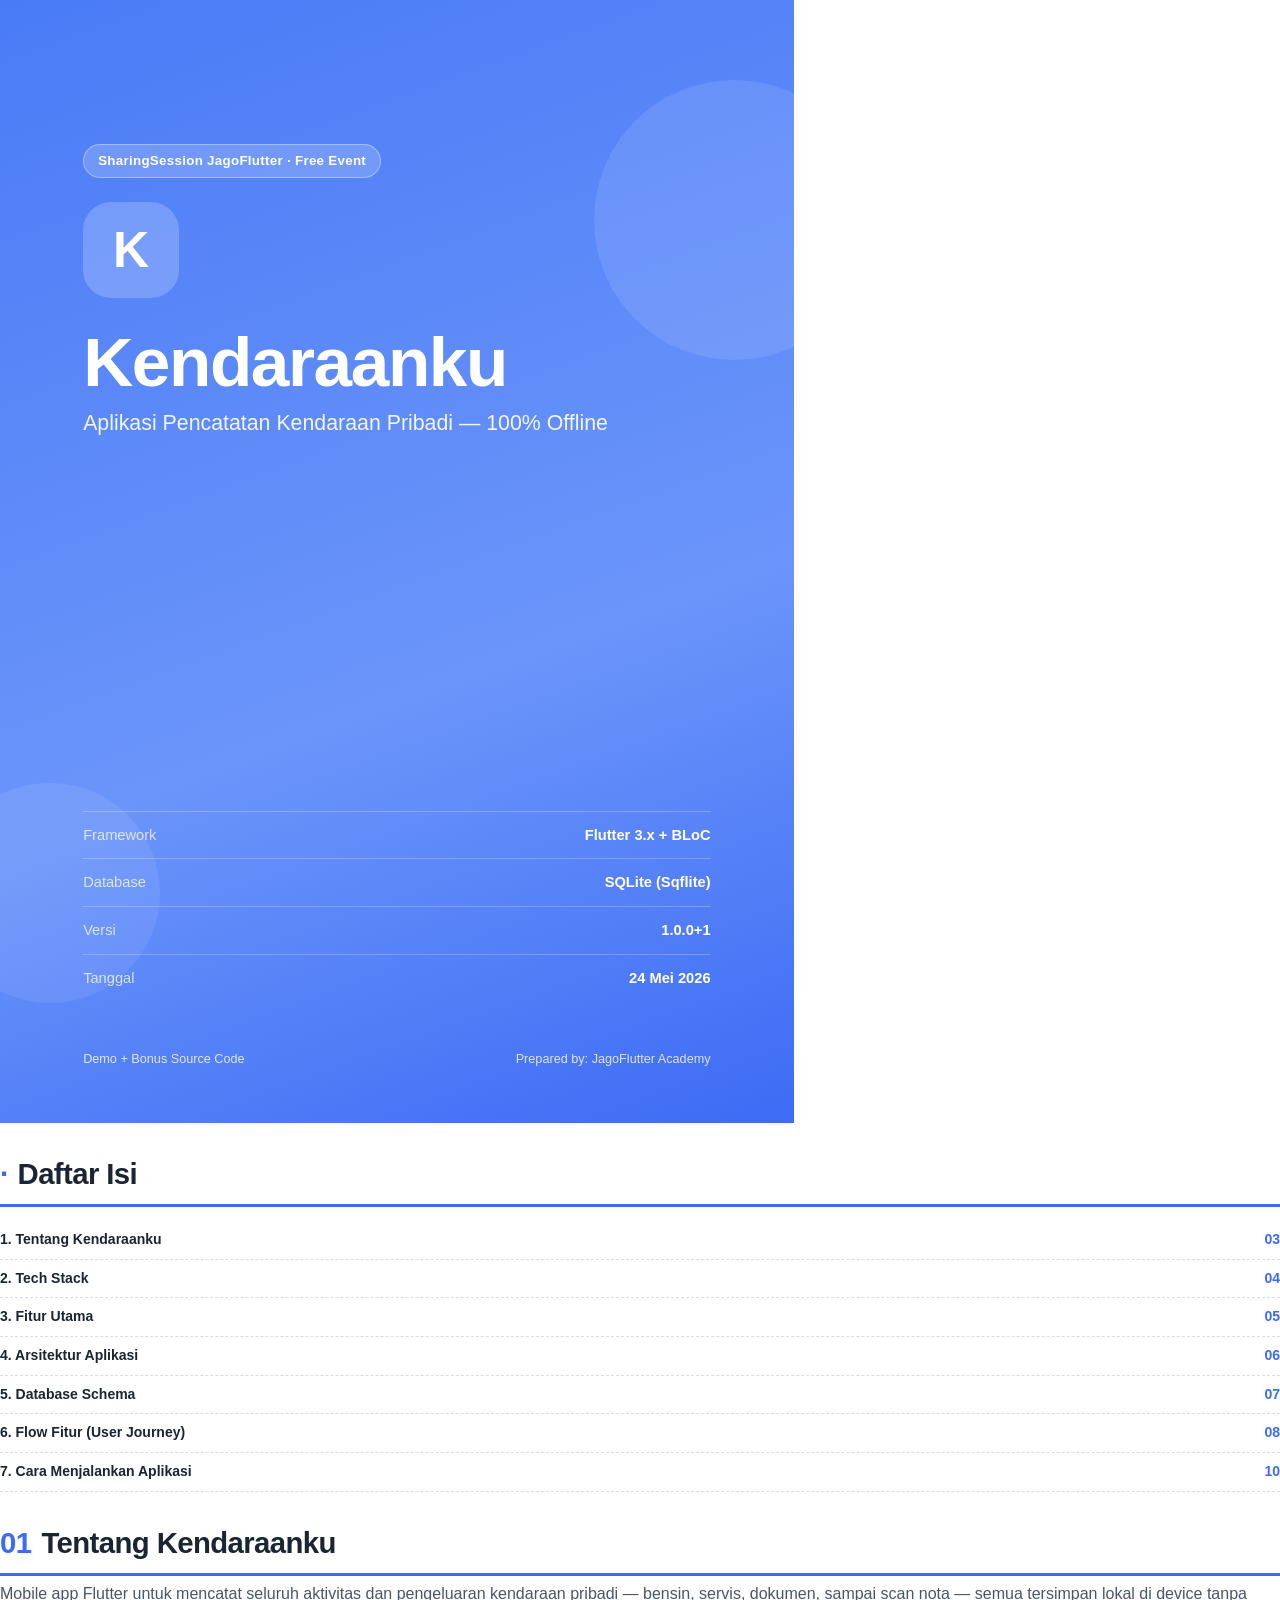
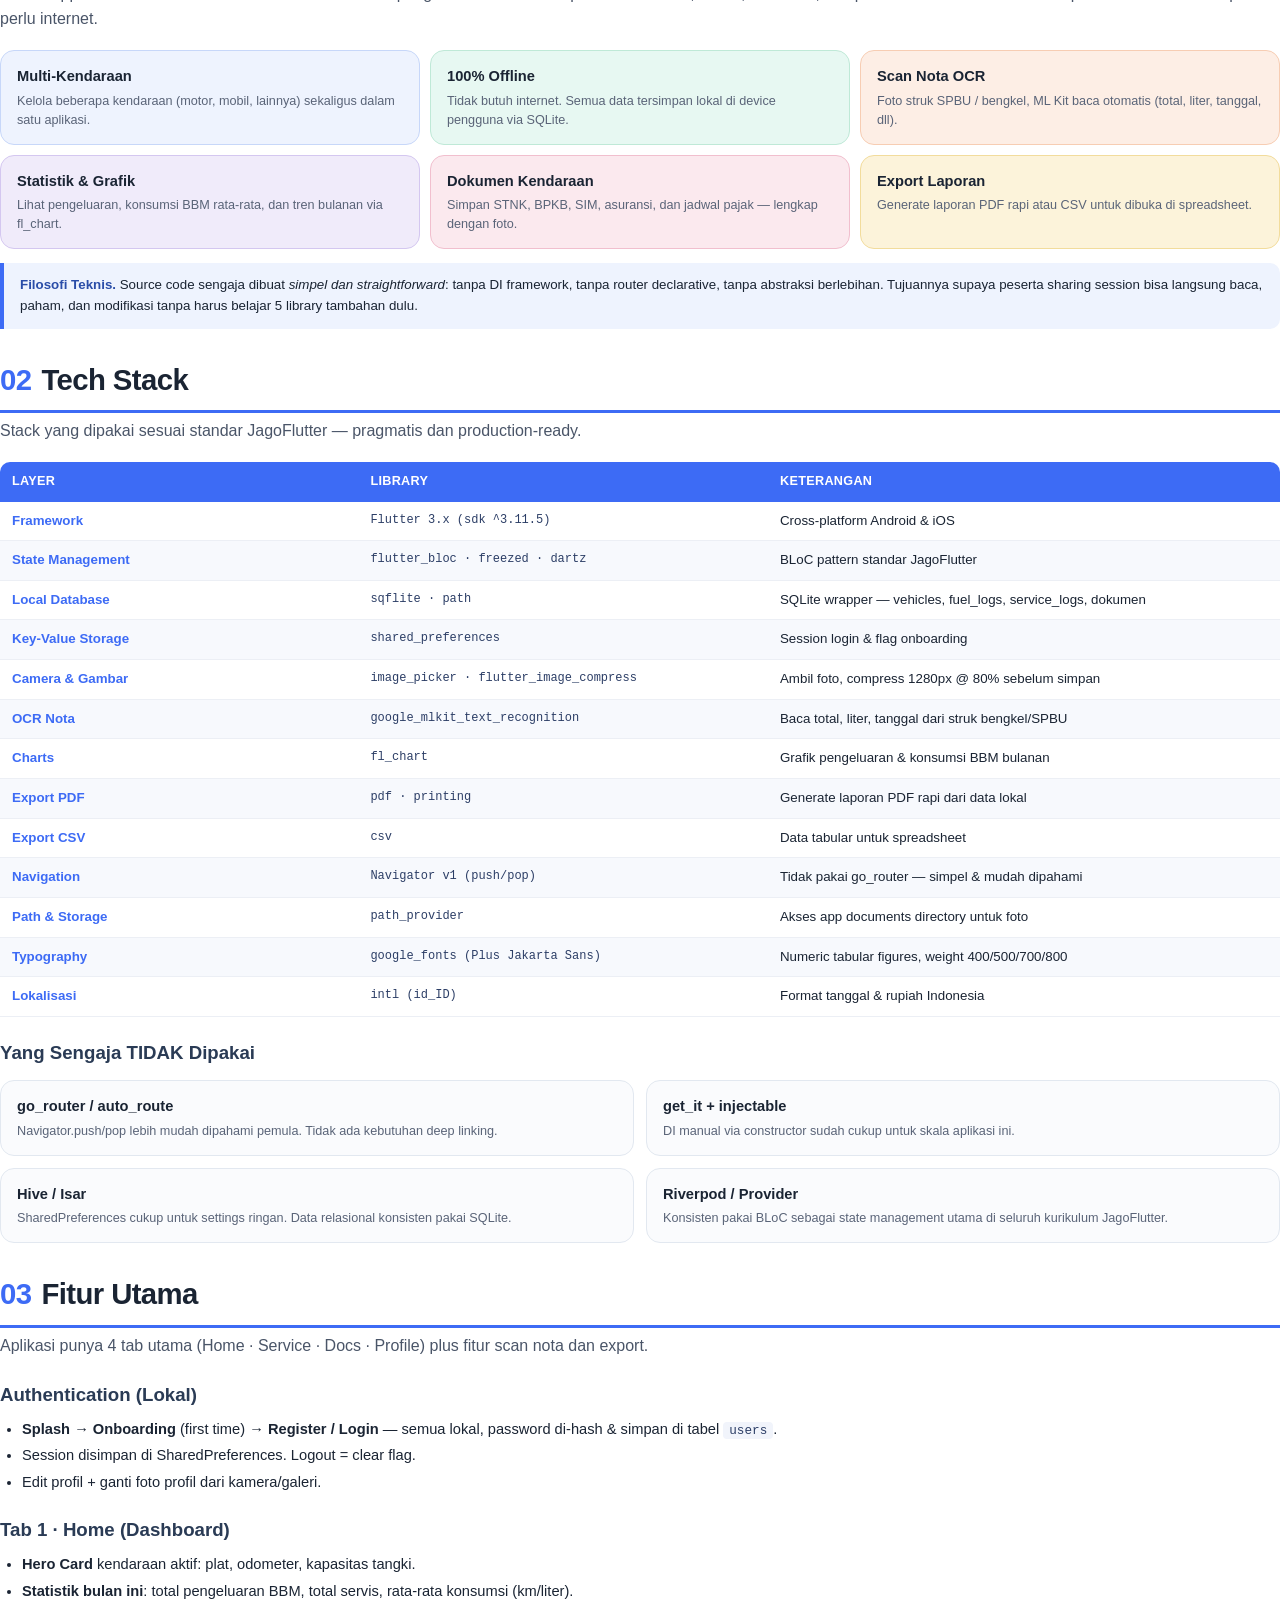
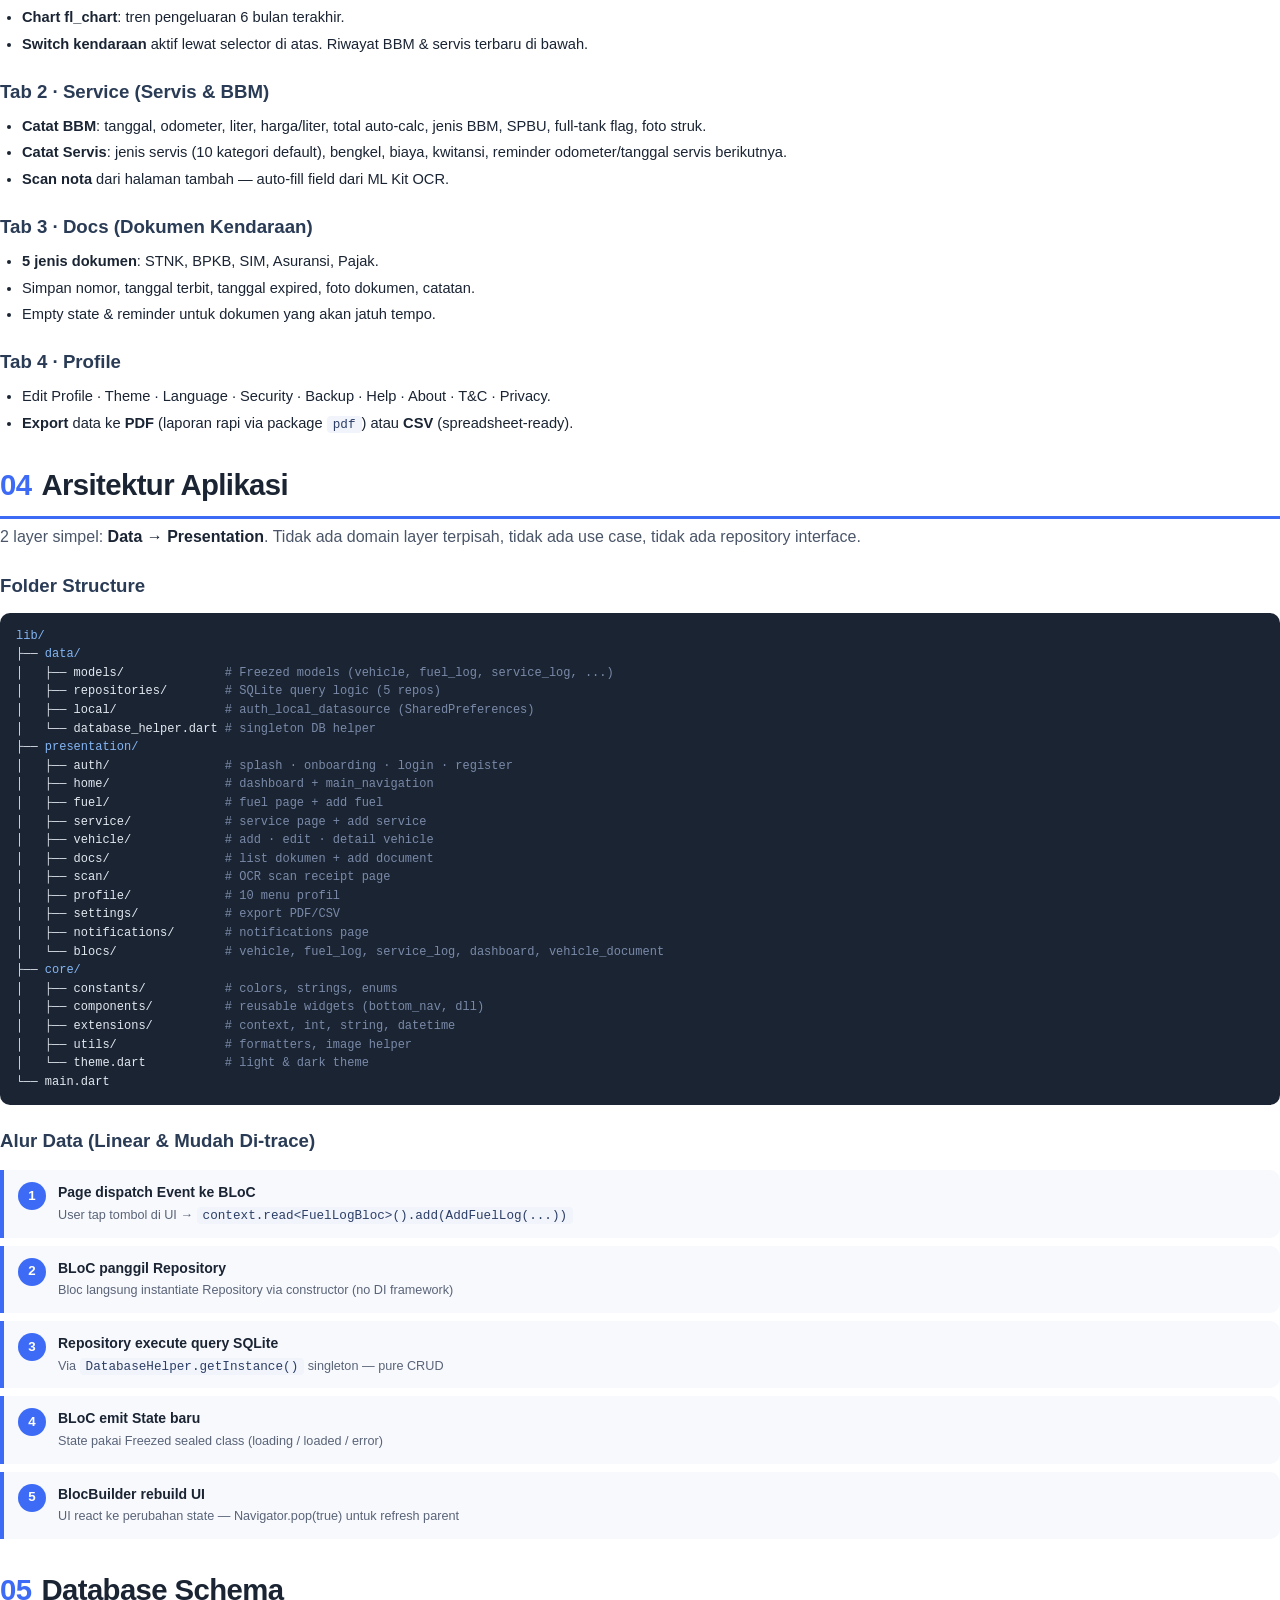
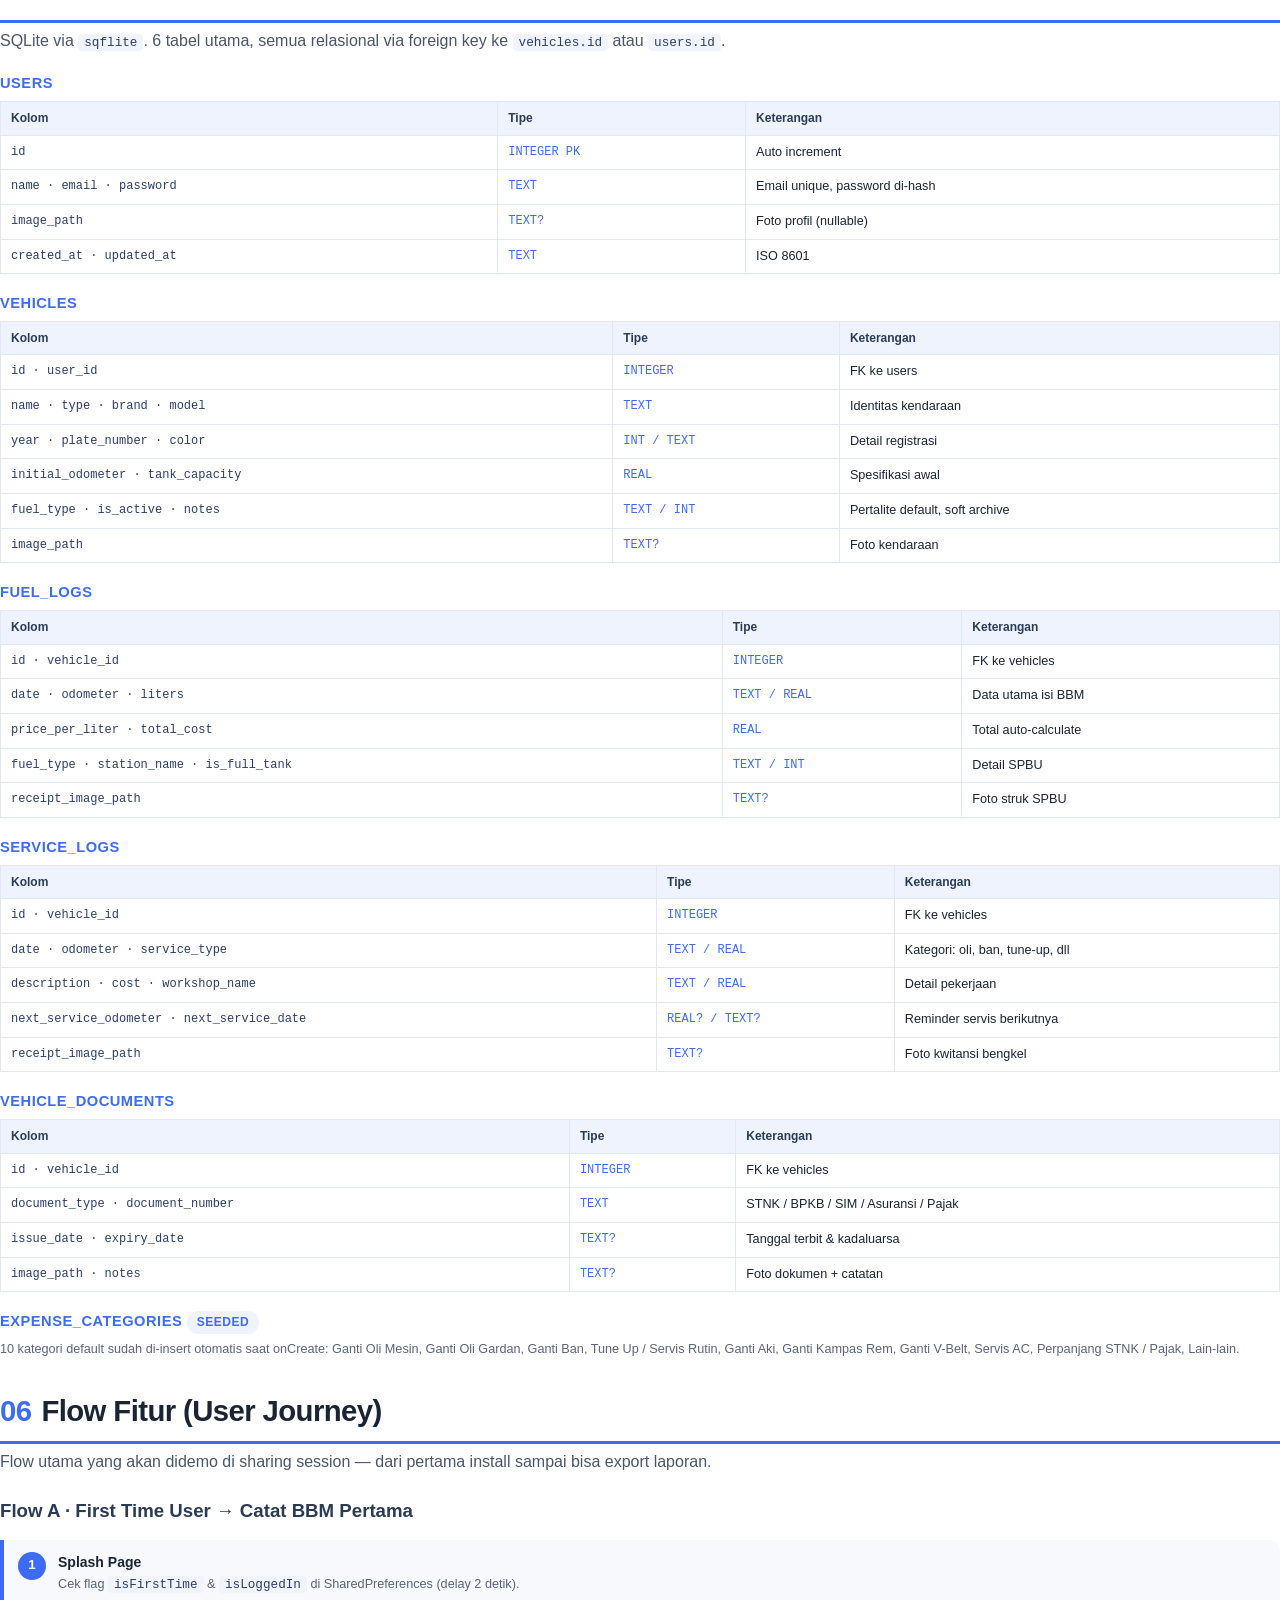
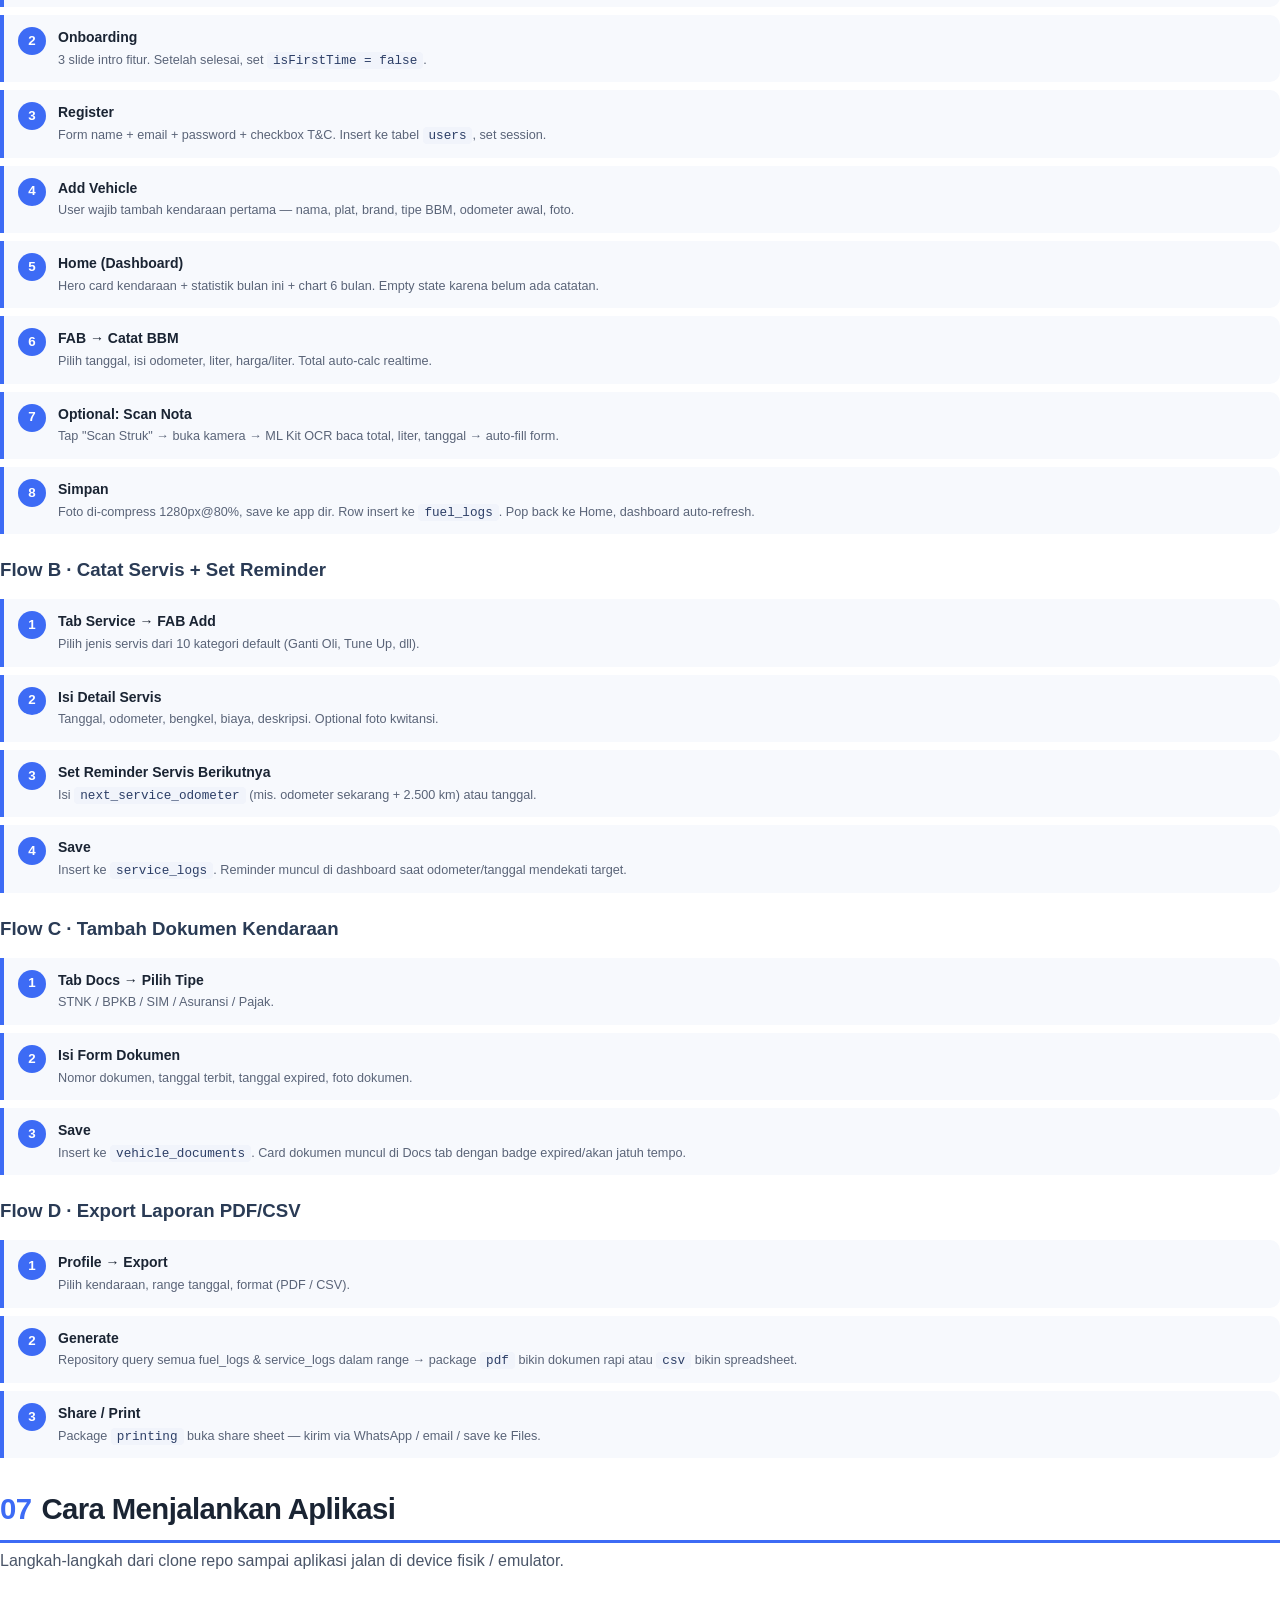
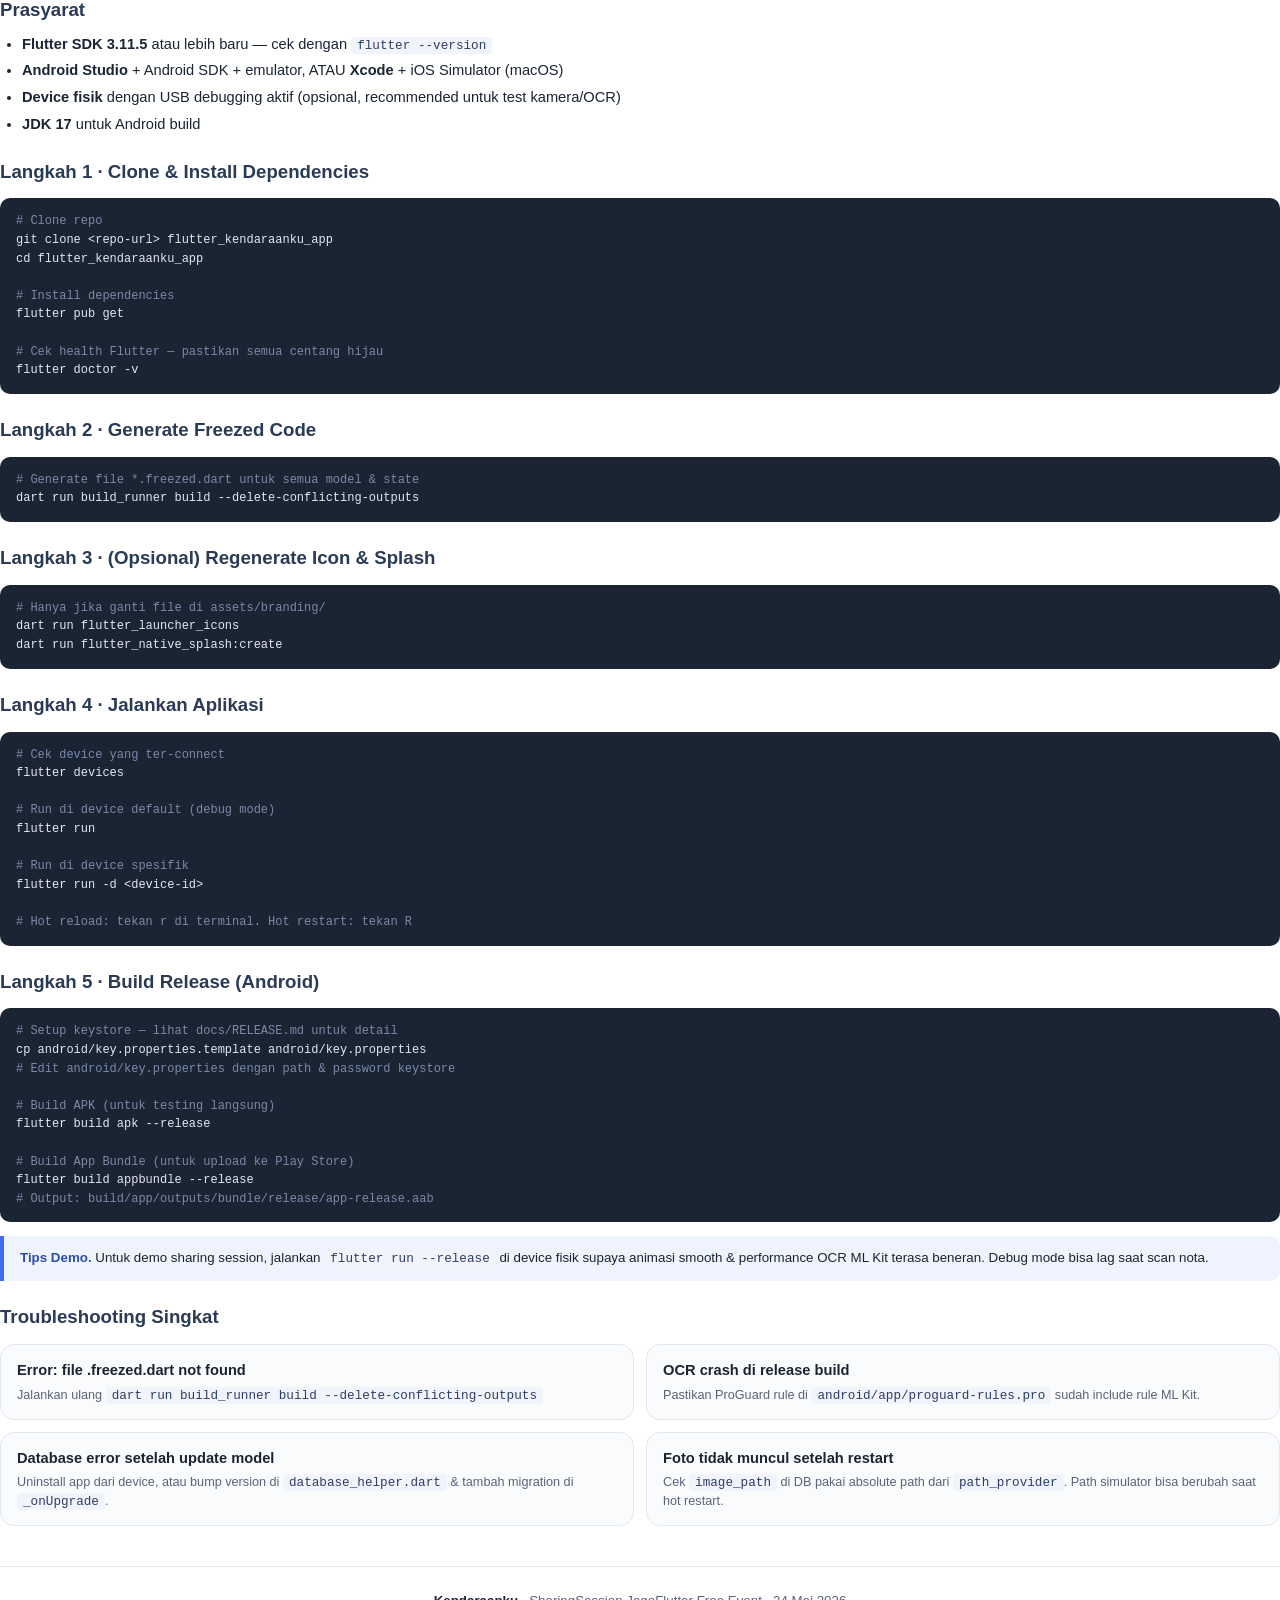
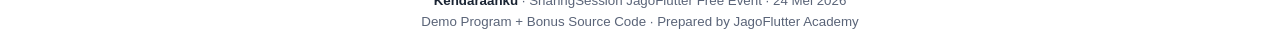
<file: docs/kendaraanku_overview.html>
<!DOCTYPE html>
<html lang="id">
<head>
<meta charset="UTF-8">
<title>Kendaraanku — Sharing Session Overview</title>
<style>
  @page {
    size: A4;
    margin: 18mm 16mm 18mm 16mm;
  }
  @page :first {
    margin: 0;
  }

  * { box-sizing: border-box; }

  html, body {
    margin: 0;
    padding: 0;
    font-family: 'Plus Jakarta Sans', -apple-system, BlinkMacSystemFont, 'Segoe UI', Roboto, sans-serif;
    color: #1A2433;
    font-size: 11pt;
    line-height: 1.55;
    -webkit-print-color-adjust: exact;
    print-color-adjust: exact;
  }

  /* ───── Cover ───── */
  .cover {
    page-break-after: always;
    height: 297mm;
    width: 210mm;
    background: linear-gradient(160deg, #4A7BF7 0%, #6B95FA 60%, #3D6BF5 100%);
    color: white;
    position: relative;
    padding: 38mm 22mm;
    overflow: hidden;
  }
  .cover::before {
    content: "";
    position: absolute;
    right: -80px;
    top: 80px;
    width: 280px;
    height: 280px;
    border-radius: 50%;
    background: rgba(255,255,255,0.10);
  }
  .cover::after {
    content: "";
    position: absolute;
    left: -60px;
    bottom: 120px;
    width: 220px;
    height: 220px;
    border-radius: 50%;
    background: rgba(255,255,255,0.08);
  }
  .cover-content { position: relative; z-index: 1; }
  .cover-badge {
    display: inline-block;
    padding: 6px 14px;
    border-radius: 999px;
    background: rgba(255,255,255,0.18);
    border: 1px solid rgba(255,255,255,0.35);
    font-size: 10pt;
    font-weight: 600;
    letter-spacing: 0.3px;
    margin-bottom: 24px;
  }
  .cover-logo {
    width: 96px;
    height: 96px;
    border-radius: 28px;
    background: rgba(255,255,255,0.20);
    display: flex;
    align-items: center;
    justify-content: center;
    font-size: 50px;
    font-weight: 800;
    margin-bottom: 28px;
    color: white;
  }
  .cover h1 {
    font-size: 52pt;
    font-weight: 800;
    margin: 0 0 8px 0;
    letter-spacing: -1.4px;
    line-height: 1.05;
  }
  .cover .tag {
    font-size: 16pt;
    font-weight: 500;
    opacity: 0.92;
    margin-bottom: 50px;
  }
  .cover .meta {
    position: absolute;
    bottom: 32mm;
    left: 22mm;
    right: 22mm;
  }
  .cover .meta .row {
    display: flex;
    justify-content: space-between;
    padding: 12px 0;
    border-top: 1px solid rgba(255,255,255,0.25);
    font-size: 11pt;
  }
  .cover .meta .label { opacity: 0.75; }
  .cover .meta .value { font-weight: 600; }
  .cover .footer {
    position: absolute;
    bottom: 14mm;
    left: 22mm;
    right: 22mm;
    font-size: 9.5pt;
    opacity: 0.8;
    display: flex;
    justify-content: space-between;
  }

  /* ───── Headings ───── */
  h2 {
    font-size: 22pt;
    font-weight: 800;
    color: #1A2433;
    letter-spacing: -0.6px;
    margin: 28px 0 4px 0;
    padding-bottom: 8px;
    border-bottom: 3px solid #3D6BF5;
    page-break-after: avoid;
  }
  h2 .num {
    color: #3D6BF5;
    margin-right: 10px;
  }
  h3 {
    font-size: 14pt;
    font-weight: 700;
    color: #2A3B55;
    margin: 22px 0 8px 0;
    page-break-after: avoid;
  }
  h4 {
    font-size: 11pt;
    font-weight: 700;
    color: #3D6BF5;
    text-transform: uppercase;
    letter-spacing: 0.5px;
    margin: 18px 0 6px 0;
  }
  p { margin: 8px 0; }
  ul, ol { margin: 8px 0; padding-left: 22px; }
  li { margin: 4px 0; }
  strong { color: #1A2433; font-weight: 700; }
  code {
    background: #F1F4FB;
    color: #2C3E66;
    padding: 1px 6px;
    border-radius: 4px;
    font-family: 'SF Mono', Menlo, monospace;
    font-size: 9.5pt;
  }

  /* ───── Section intro ───── */
  .lead {
    font-size: 12pt;
    color: #4A5568;
    margin: 6px 0 18px 0;
  }

  /* ───── Cards / Grid ───── */
  .grid-2 {
    display: grid;
    grid-template-columns: 1fr 1fr;
    gap: 12px;
    margin: 12px 0;
  }
  .grid-3 {
    display: grid;
    grid-template-columns: 1fr 1fr 1fr;
    gap: 10px;
    margin: 12px 0;
  }
  .card {
    border: 1px solid #E2E8F0;
    border-radius: 14px;
    padding: 14px 16px;
    background: #FAFBFD;
    page-break-inside: avoid;
  }
  .card .title {
    font-weight: 700;
    color: #1A2433;
    font-size: 11pt;
    margin-bottom: 4px;
  }
  .card .desc {
    font-size: 9.5pt;
    color: #5A6478;
    line-height: 1.5;
  }
  .card.blue   { background: #EEF3FE; border-color: #C7D7F9; }
  .card.mint   { background: #E7F8F2; border-color: #BFE9D7; }
  .card.peach  { background: #FDEEE5; border-color: #F7CDB3; }
  .card.lav    { background: #F0EBFA; border-color: #D4C7F0; }
  .card.rose   { background: #FBE9EE; border-color: #F1BFCE; }
  .card.amber  { background: #FCF3DA; border-color: #F2DC9C; }

  /* ───── Tech stack table ───── */
  table.tech {
    width: 100%;
    border-collapse: collapse;
    margin: 10px 0 16px 0;
    font-size: 10pt;
  }
  table.tech th {
    background: #3D6BF5;
    color: white;
    font-weight: 700;
    text-align: left;
    padding: 10px 12px;
    font-size: 9.5pt;
    text-transform: uppercase;
    letter-spacing: 0.3px;
  }
  table.tech th:first-child { border-top-left-radius: 10px; }
  table.tech th:last-child  { border-top-right-radius: 10px; }
  table.tech td {
    padding: 9px 12px;
    border-bottom: 1px solid #ECEFF5;
    vertical-align: top;
  }
  table.tech tr:nth-child(even) td { background: #F7F9FD; }
  table.tech td.layer {
    font-weight: 700;
    color: #3D6BF5;
    white-space: nowrap;
  }
  table.tech td.lib { font-family: 'SF Mono', Menlo, monospace; font-size: 9pt; color: #2C3E66; }

  /* ───── Flow ───── */
  .flow {
    display: flex;
    flex-direction: column;
    gap: 8px;
    margin: 14px 0;
  }
  .flow-step {
    display: flex;
    align-items: flex-start;
    gap: 12px;
    padding: 12px 14px;
    background: #F7F9FD;
    border-left: 4px solid #3D6BF5;
    border-radius: 0 10px 10px 0;
    page-break-inside: avoid;
  }
  .flow-step .step-num {
    flex: 0 0 28px;
    height: 28px;
    border-radius: 50%;
    background: #3D6BF5;
    color: white;
    display: flex;
    align-items: center;
    justify-content: center;
    font-weight: 700;
    font-size: 10pt;
  }
  .flow-step .step-body { flex: 1; }
  .flow-step .step-title { font-weight: 700; color: #1A2433; font-size: 10.5pt; }
  .flow-step .step-desc  { font-size: 9.5pt; color: #5A6478; margin-top: 2px; }

  /* ───── Code block ───── */
  pre {
    background: #1A2433;
    color: #E2E8F0;
    padding: 14px 16px;
    border-radius: 10px;
    font-family: 'SF Mono', Menlo, monospace;
    font-size: 9pt;
    line-height: 1.55;
    overflow-x: auto;
    margin: 12px 0;
    page-break-inside: avoid;
  }
  pre .cmt { color: #7A8AA8; }
  pre .key { color: #84B6F4; }

  /* ───── Schema ───── */
  table.schema {
    width: 100%;
    border-collapse: collapse;
    margin: 6px 0 14px 0;
    font-size: 9.5pt;
  }
  table.schema th, table.schema td {
    padding: 7px 10px;
    border: 1px solid #E2E8F0;
    text-align: left;
    vertical-align: top;
  }
  table.schema th {
    background: #EEF3FE;
    color: #2A3B55;
    font-weight: 700;
    font-size: 9pt;
  }
  table.schema td.col { font-family: 'SF Mono', Menlo, monospace; font-size: 9pt; color: #2C3E66; white-space: nowrap; }
  table.schema td.typ { font-family: 'SF Mono', Menlo, monospace; font-size: 9pt; color: #3D6BF5; white-space: nowrap; }

  /* ───── Misc ───── */
  .pill {
    display: inline-block;
    padding: 2px 10px;
    border-radius: 999px;
    background: #EEF3FE;
    color: #3D6BF5;
    font-size: 9pt;
    font-weight: 600;
    margin-right: 6px;
  }
  .pill.green { background: #E7F8F2; color: #1F8F62; }
  .pill.amber { background: #FCF3DA; color: #9B7A1B; }

  .callout {
    border-left: 4px solid #3D6BF5;
    background: #EEF3FE;
    padding: 12px 16px;
    border-radius: 0 10px 10px 0;
    margin: 14px 0;
    font-size: 10pt;
    page-break-inside: avoid;
  }
  .callout strong { color: #2A4DA8; }

  .page-break { page-break-before: always; }

  .toc {
    margin: 14px 0 24px 0;
  }
  .toc-item {
    display: flex;
    justify-content: space-between;
    padding: 8px 0;
    border-bottom: 1px dashed #D6DCE8;
    font-size: 10.5pt;
  }
  .toc-item .t { color: #1A2433; font-weight: 600; }
  .toc-item .n { color: #3D6BF5; font-weight: 700; }
</style>
</head>
<body>

<!-- ═════════ COVER ═════════ -->
<section class="cover">
  <div class="cover-content">
    <div class="cover-badge">SharingSession JagoFlutter · Free Event</div>
    <div class="cover-logo">K</div>
    <h1>Kendaraanku</h1>
    <div class="tag">Aplikasi Pencatatan Kendaraan Pribadi — 100% Offline</div>
  </div>
  <div class="meta">
    <div class="row"><span class="label">Framework</span><span class="value">Flutter 3.x + BLoC</span></div>
    <div class="row"><span class="label">Database</span><span class="value">SQLite (Sqflite)</span></div>
    <div class="row"><span class="label">Versi</span><span class="value">1.0.0+1</span></div>
    <div class="row"><span class="label">Tanggal</span><span class="value">24 Mei 2026</span></div>
  </div>
  <div class="footer">
    <span>Demo + Bonus Source Code</span>
    <span>Prepared by: JagoFlutter Academy</span>
  </div>
</section>

<!-- ═════════ TOC ═════════ -->
<h2><span class="num">·</span>Daftar Isi</h2>
<div class="toc">
  <div class="toc-item"><span class="t">1. Tentang Kendaraanku</span><span class="n">03</span></div>
  <div class="toc-item"><span class="t">2. Tech Stack</span><span class="n">04</span></div>
  <div class="toc-item"><span class="t">3. Fitur Utama</span><span class="n">05</span></div>
  <div class="toc-item"><span class="t">4. Arsitektur Aplikasi</span><span class="n">06</span></div>
  <div class="toc-item"><span class="t">5. Database Schema</span><span class="n">07</span></div>
  <div class="toc-item"><span class="t">6. Flow Fitur (User Journey)</span><span class="n">08</span></div>
  <div class="toc-item"><span class="t">7. Cara Menjalankan Aplikasi</span><span class="n">10</span></div>
</div>

<!-- ═════════ 1. TENTANG ═════════ -->
<h2><span class="num">01</span>Tentang Kendaraanku</h2>
<p class="lead">Mobile app Flutter untuk mencatat seluruh aktivitas dan pengeluaran kendaraan pribadi — bensin, servis, dokumen, sampai scan nota — semua tersimpan lokal di device tanpa perlu internet.</p>

<div class="grid-3">
  <div class="card blue">
    <div class="title">Multi-Kendaraan</div>
    <div class="desc">Kelola beberapa kendaraan (motor, mobil, lainnya) sekaligus dalam satu aplikasi.</div>
  </div>
  <div class="card mint">
    <div class="title">100% Offline</div>
    <div class="desc">Tidak butuh internet. Semua data tersimpan lokal di device pengguna via SQLite.</div>
  </div>
  <div class="card peach">
    <div class="title">Scan Nota OCR</div>
    <div class="desc">Foto struk SPBU / bengkel, ML Kit baca otomatis (total, liter, tanggal, dll).</div>
  </div>
  <div class="card lav">
    <div class="title">Statistik &amp; Grafik</div>
    <div class="desc">Lihat pengeluaran, konsumsi BBM rata-rata, dan tren bulanan via fl_chart.</div>
  </div>
  <div class="card rose">
    <div class="title">Dokumen Kendaraan</div>
    <div class="desc">Simpan STNK, BPKB, SIM, asuransi, dan jadwal pajak — lengkap dengan foto.</div>
  </div>
  <div class="card amber">
    <div class="title">Export Laporan</div>
    <div class="desc">Generate laporan PDF rapi atau CSV untuk dibuka di spreadsheet.</div>
  </div>
</div>

<div class="callout">
  <strong>Filosofi Teknis.</strong> Source code sengaja dibuat <em>simpel dan straightforward</em>: tanpa DI framework, tanpa router declarative, tanpa abstraksi berlebihan. Tujuannya supaya peserta sharing session bisa langsung baca, paham, dan modifikasi tanpa harus belajar 5 library tambahan dulu.
</div>

<!-- ═════════ 2. TECH STACK ═════════ -->
<div class="page-break"></div>
<h2><span class="num">02</span>Tech Stack</h2>
<p class="lead">Stack yang dipakai sesuai standar JagoFlutter — pragmatis dan production-ready.</p>

<table class="tech">
  <thead>
    <tr>
      <th style="width: 28%;">Layer</th>
      <th style="width: 32%;">Library</th>
      <th>Keterangan</th>
    </tr>
  </thead>
  <tbody>
    <tr><td class="layer">Framework</td><td class="lib">Flutter 3.x (sdk ^3.11.5)</td><td>Cross-platform Android &amp; iOS</td></tr>
    <tr><td class="layer">State Management</td><td class="lib">flutter_bloc · freezed · dartz</td><td>BLoC pattern standar JagoFlutter</td></tr>
    <tr><td class="layer">Local Database</td><td class="lib">sqflite · path</td><td>SQLite wrapper — vehicles, fuel_logs, service_logs, dokumen</td></tr>
    <tr><td class="layer">Key-Value Storage</td><td class="lib">shared_preferences</td><td>Session login &amp; flag onboarding</td></tr>
    <tr><td class="layer">Camera &amp; Gambar</td><td class="lib">image_picker · flutter_image_compress</td><td>Ambil foto, compress 1280px @ 80% sebelum simpan</td></tr>
    <tr><td class="layer">OCR Nota</td><td class="lib">google_mlkit_text_recognition</td><td>Baca total, liter, tanggal dari struk bengkel/SPBU</td></tr>
    <tr><td class="layer">Charts</td><td class="lib">fl_chart</td><td>Grafik pengeluaran &amp; konsumsi BBM bulanan</td></tr>
    <tr><td class="layer">Export PDF</td><td class="lib">pdf · printing</td><td>Generate laporan PDF rapi dari data lokal</td></tr>
    <tr><td class="layer">Export CSV</td><td class="lib">csv</td><td>Data tabular untuk spreadsheet</td></tr>
    <tr><td class="layer">Navigation</td><td class="lib">Navigator v1 (push/pop)</td><td>Tidak pakai go_router — simpel &amp; mudah dipahami</td></tr>
    <tr><td class="layer">Path &amp; Storage</td><td class="lib">path_provider</td><td>Akses app documents directory untuk foto</td></tr>
    <tr><td class="layer">Typography</td><td class="lib">google_fonts (Plus Jakarta Sans)</td><td>Numeric tabular figures, weight 400/500/700/800</td></tr>
    <tr><td class="layer">Lokalisasi</td><td class="lib">intl (id_ID)</td><td>Format tanggal &amp; rupiah Indonesia</td></tr>
  </tbody>
</table>

<h3>Yang Sengaja TIDAK Dipakai</h3>
<div class="grid-2">
  <div class="card">
    <div class="title">go_router / auto_route</div>
    <div class="desc">Navigator.push/pop lebih mudah dipahami pemula. Tidak ada kebutuhan deep linking.</div>
  </div>
  <div class="card">
    <div class="title">get_it + injectable</div>
    <div class="desc">DI manual via constructor sudah cukup untuk skala aplikasi ini.</div>
  </div>
  <div class="card">
    <div class="title">Hive / Isar</div>
    <div class="desc">SharedPreferences cukup untuk settings ringan. Data relasional konsisten pakai SQLite.</div>
  </div>
  <div class="card">
    <div class="title">Riverpod / Provider</div>
    <div class="desc">Konsisten pakai BLoC sebagai state management utama di seluruh kurikulum JagoFlutter.</div>
  </div>
</div>

<!-- ═════════ 3. FITUR ═════════ -->
<div class="page-break"></div>
<h2><span class="num">03</span>Fitur Utama</h2>
<p class="lead">Aplikasi punya 4 tab utama (Home · Service · Docs · Profile) plus fitur scan nota dan export.</p>

<h3>Authentication (Lokal)</h3>
<ul>
  <li><strong>Splash → Onboarding</strong> (first time) <strong>→ Register / Login</strong> — semua lokal, password di-hash &amp; simpan di tabel <code>users</code>.</li>
  <li>Session disimpan di SharedPreferences. Logout = clear flag.</li>
  <li>Edit profil + ganti foto profil dari kamera/galeri.</li>
</ul>

<h3>Tab 1 · Home (Dashboard)</h3>
<ul>
  <li><strong>Hero Card</strong> kendaraan aktif: plat, odometer, kapasitas tangki.</li>
  <li><strong>Statistik bulan ini</strong>: total pengeluaran BBM, total servis, rata-rata konsumsi (km/liter).</li>
  <li><strong>Chart fl_chart</strong>: tren pengeluaran 6 bulan terakhir.</li>
  <li><strong>Switch kendaraan</strong> aktif lewat selector di atas. Riwayat BBM &amp; servis terbaru di bawah.</li>
</ul>

<h3>Tab 2 · Service (Servis &amp; BBM)</h3>
<ul>
  <li><strong>Catat BBM</strong>: tanggal, odometer, liter, harga/liter, total auto-calc, jenis BBM, SPBU, full-tank flag, foto struk.</li>
  <li><strong>Catat Servis</strong>: jenis servis (10 kategori default), bengkel, biaya, kwitansi, reminder odometer/tanggal servis berikutnya.</li>
  <li><strong>Scan nota</strong> dari halaman tambah — auto-fill field dari ML Kit OCR.</li>
</ul>

<h3>Tab 3 · Docs (Dokumen Kendaraan)</h3>
<ul>
  <li><strong>5 jenis dokumen</strong>: STNK, BPKB, SIM, Asuransi, Pajak.</li>
  <li>Simpan nomor, tanggal terbit, tanggal expired, foto dokumen, catatan.</li>
  <li>Empty state &amp; reminder untuk dokumen yang akan jatuh tempo.</li>
</ul>

<h3>Tab 4 · Profile</h3>
<ul>
  <li>Edit Profile · Theme · Language · Security · Backup · Help · About · T&amp;C · Privacy.</li>
  <li><strong>Export</strong> data ke <strong>PDF</strong> (laporan rapi via package <code>pdf</code>) atau <strong>CSV</strong> (spreadsheet-ready).</li>
</ul>

<!-- ═════════ 4. ARSITEKTUR ═════════ -->
<div class="page-break"></div>
<h2><span class="num">04</span>Arsitektur Aplikasi</h2>
<p class="lead">2 layer simpel: <strong>Data → Presentation</strong>. Tidak ada domain layer terpisah, tidak ada use case, tidak ada repository interface.</p>

<h3>Folder Structure</h3>
<pre><span class="key">lib/</span>
├── <span class="key">data/</span>
│   ├── models/              <span class="cmt"># Freezed models (vehicle, fuel_log, service_log, ...)</span>
│   ├── repositories/        <span class="cmt"># SQLite query logic (5 repos)</span>
│   ├── local/               <span class="cmt"># auth_local_datasource (SharedPreferences)</span>
│   └── database_helper.dart <span class="cmt"># singleton DB helper</span>
├── <span class="key">presentation/</span>
│   ├── auth/                <span class="cmt"># splash · onboarding · login · register</span>
│   ├── home/                <span class="cmt"># dashboard + main_navigation</span>
│   ├── fuel/                <span class="cmt"># fuel page + add fuel</span>
│   ├── service/             <span class="cmt"># service page + add service</span>
│   ├── vehicle/             <span class="cmt"># add · edit · detail vehicle</span>
│   ├── docs/                <span class="cmt"># list dokumen + add document</span>
│   ├── scan/                <span class="cmt"># OCR scan receipt page</span>
│   ├── profile/             <span class="cmt"># 10 menu profil</span>
│   ├── settings/            <span class="cmt"># export PDF/CSV</span>
│   ├── notifications/       <span class="cmt"># notifications page</span>
│   └── blocs/               <span class="cmt"># vehicle, fuel_log, service_log, dashboard, vehicle_document</span>
├── <span class="key">core/</span>
│   ├── constants/           <span class="cmt"># colors, strings, enums</span>
│   ├── components/          <span class="cmt"># reusable widgets (bottom_nav, dll)</span>
│   ├── extensions/          <span class="cmt"># context, int, string, datetime</span>
│   ├── utils/               <span class="cmt"># formatters, image helper</span>
│   └── theme.dart           <span class="cmt"># light &amp; dark theme</span>
└── main.dart</pre>

<h3>Alur Data (Linear &amp; Mudah Di-trace)</h3>
<div class="flow">
  <div class="flow-step"><div class="step-num">1</div>
    <div class="step-body"><div class="step-title">Page dispatch Event ke BLoC</div>
    <div class="step-desc">User tap tombol di UI → <code>context.read&lt;FuelLogBloc&gt;().add(AddFuelLog(...))</code></div></div></div>
  <div class="flow-step"><div class="step-num">2</div>
    <div class="step-body"><div class="step-title">BLoC panggil Repository</div>
    <div class="step-desc">Bloc langsung instantiate Repository via constructor (no DI framework)</div></div></div>
  <div class="flow-step"><div class="step-num">3</div>
    <div class="step-body"><div class="step-title">Repository execute query SQLite</div>
    <div class="step-desc">Via <code>DatabaseHelper.getInstance()</code> singleton — pure CRUD</div></div></div>
  <div class="flow-step"><div class="step-num">4</div>
    <div class="step-body"><div class="step-title">BLoC emit State baru</div>
    <div class="step-desc">State pakai Freezed sealed class (loading / loaded / error)</div></div></div>
  <div class="flow-step"><div class="step-num">5</div>
    <div class="step-body"><div class="step-title">BlocBuilder rebuild UI</div>
    <div class="step-desc">UI react ke perubahan state — Navigator.pop(true) untuk refresh parent</div></div></div>
</div>

<!-- ═════════ 5. DATABASE ═════════ -->
<div class="page-break"></div>
<h2><span class="num">05</span>Database Schema</h2>
<p class="lead">SQLite via <code>sqflite</code>. 6 tabel utama, semua relasional via foreign key ke <code>vehicles.id</code> atau <code>users.id</code>.</p>

<h4>users</h4>
<table class="schema"><tr><th>Kolom</th><th>Tipe</th><th>Keterangan</th></tr>
<tr><td class="col">id</td><td class="typ">INTEGER PK</td><td>Auto increment</td></tr>
<tr><td class="col">name · email · password</td><td class="typ">TEXT</td><td>Email unique, password di-hash</td></tr>
<tr><td class="col">image_path</td><td class="typ">TEXT?</td><td>Foto profil (nullable)</td></tr>
<tr><td class="col">created_at · updated_at</td><td class="typ">TEXT</td><td>ISO 8601</td></tr>
</table>

<h4>vehicles</h4>
<table class="schema"><tr><th>Kolom</th><th>Tipe</th><th>Keterangan</th></tr>
<tr><td class="col">id · user_id</td><td class="typ">INTEGER</td><td>FK ke users</td></tr>
<tr><td class="col">name · type · brand · model</td><td class="typ">TEXT</td><td>Identitas kendaraan</td></tr>
<tr><td class="col">year · plate_number · color</td><td class="typ">INT / TEXT</td><td>Detail registrasi</td></tr>
<tr><td class="col">initial_odometer · tank_capacity</td><td class="typ">REAL</td><td>Spesifikasi awal</td></tr>
<tr><td class="col">fuel_type · is_active · notes</td><td class="typ">TEXT / INT</td><td>Pertalite default, soft archive</td></tr>
<tr><td class="col">image_path</td><td class="typ">TEXT?</td><td>Foto kendaraan</td></tr>
</table>

<h4>fuel_logs</h4>
<table class="schema"><tr><th>Kolom</th><th>Tipe</th><th>Keterangan</th></tr>
<tr><td class="col">id · vehicle_id</td><td class="typ">INTEGER</td><td>FK ke vehicles</td></tr>
<tr><td class="col">date · odometer · liters</td><td class="typ">TEXT / REAL</td><td>Data utama isi BBM</td></tr>
<tr><td class="col">price_per_liter · total_cost</td><td class="typ">REAL</td><td>Total auto-calculate</td></tr>
<tr><td class="col">fuel_type · station_name · is_full_tank</td><td class="typ">TEXT / INT</td><td>Detail SPBU</td></tr>
<tr><td class="col">receipt_image_path</td><td class="typ">TEXT?</td><td>Foto struk SPBU</td></tr>
</table>

<h4>service_logs</h4>
<table class="schema"><tr><th>Kolom</th><th>Tipe</th><th>Keterangan</th></tr>
<tr><td class="col">id · vehicle_id</td><td class="typ">INTEGER</td><td>FK ke vehicles</td></tr>
<tr><td class="col">date · odometer · service_type</td><td class="typ">TEXT / REAL</td><td>Kategori: oli, ban, tune-up, dll</td></tr>
<tr><td class="col">description · cost · workshop_name</td><td class="typ">TEXT / REAL</td><td>Detail pekerjaan</td></tr>
<tr><td class="col">next_service_odometer · next_service_date</td><td class="typ">REAL? / TEXT?</td><td>Reminder servis berikutnya</td></tr>
<tr><td class="col">receipt_image_path</td><td class="typ">TEXT?</td><td>Foto kwitansi bengkel</td></tr>
</table>

<h4>vehicle_documents</h4>
<table class="schema"><tr><th>Kolom</th><th>Tipe</th><th>Keterangan</th></tr>
<tr><td class="col">id · vehicle_id</td><td class="typ">INTEGER</td><td>FK ke vehicles</td></tr>
<tr><td class="col">document_type · document_number</td><td class="typ">TEXT</td><td>STNK / BPKB / SIM / Asuransi / Pajak</td></tr>
<tr><td class="col">issue_date · expiry_date</td><td class="typ">TEXT?</td><td>Tanggal terbit &amp; kadaluarsa</td></tr>
<tr><td class="col">image_path · notes</td><td class="typ">TEXT?</td><td>Foto dokumen + catatan</td></tr>
</table>

<h4>expense_categories <span class="pill">seeded</span></h4>
<p style="font-size:9.5pt; color:#5A6478; margin-top:4px;">10 kategori default sudah di-insert otomatis saat onCreate: Ganti Oli Mesin, Ganti Oli Gardan, Ganti Ban, Tune Up / Servis Rutin, Ganti Aki, Ganti Kampas Rem, Ganti V-Belt, Servis AC, Perpanjang STNK / Pajak, Lain-lain.</p>

<!-- ═════════ 6. FLOW FITUR ═════════ -->
<div class="page-break"></div>
<h2><span class="num">06</span>Flow Fitur (User Journey)</h2>
<p class="lead">Flow utama yang akan didemo di sharing session — dari pertama install sampai bisa export laporan.</p>

<h3>Flow A · First Time User → Catat BBM Pertama</h3>
<div class="flow">
  <div class="flow-step"><div class="step-num">1</div>
    <div class="step-body"><div class="step-title">Splash Page</div>
    <div class="step-desc">Cek flag <code>isFirstTime</code> &amp; <code>isLoggedIn</code> di SharedPreferences (delay 2 detik).</div></div></div>
  <div class="flow-step"><div class="step-num">2</div>
    <div class="step-body"><div class="step-title">Onboarding</div>
    <div class="step-desc">3 slide intro fitur. Setelah selesai, set <code>isFirstTime = false</code>.</div></div></div>
  <div class="flow-step"><div class="step-num">3</div>
    <div class="step-body"><div class="step-title">Register</div>
    <div class="step-desc">Form name + email + password + checkbox T&amp;C. Insert ke tabel <code>users</code>, set session.</div></div></div>
  <div class="flow-step"><div class="step-num">4</div>
    <div class="step-body"><div class="step-title">Add Vehicle</div>
    <div class="step-desc">User wajib tambah kendaraan pertama — nama, plat, brand, tipe BBM, odometer awal, foto.</div></div></div>
  <div class="flow-step"><div class="step-num">5</div>
    <div class="step-body"><div class="step-title">Home (Dashboard)</div>
    <div class="step-desc">Hero card kendaraan + statistik bulan ini + chart 6 bulan. Empty state karena belum ada catatan.</div></div></div>
  <div class="flow-step"><div class="step-num">6</div>
    <div class="step-body"><div class="step-title">FAB → Catat BBM</div>
    <div class="step-desc">Pilih tanggal, isi odometer, liter, harga/liter. Total auto-calc realtime.</div></div></div>
  <div class="flow-step"><div class="step-num">7</div>
    <div class="step-body"><div class="step-title">Optional: Scan Nota</div>
    <div class="step-desc">Tap "Scan Struk" → buka kamera → ML Kit OCR baca total, liter, tanggal → auto-fill form.</div></div></div>
  <div class="flow-step"><div class="step-num">8</div>
    <div class="step-body"><div class="step-title">Simpan</div>
    <div class="step-desc">Foto di-compress 1280px@80%, save ke app dir. Row insert ke <code>fuel_logs</code>. Pop back ke Home, dashboard auto-refresh.</div></div></div>
</div>

<h3>Flow B · Catat Servis + Set Reminder</h3>
<div class="flow">
  <div class="flow-step"><div class="step-num">1</div>
    <div class="step-body"><div class="step-title">Tab Service → FAB Add</div>
    <div class="step-desc">Pilih jenis servis dari 10 kategori default (Ganti Oli, Tune Up, dll).</div></div></div>
  <div class="flow-step"><div class="step-num">2</div>
    <div class="step-body"><div class="step-title">Isi Detail Servis</div>
    <div class="step-desc">Tanggal, odometer, bengkel, biaya, deskripsi. Optional foto kwitansi.</div></div></div>
  <div class="flow-step"><div class="step-num">3</div>
    <div class="step-body"><div class="step-title">Set Reminder Servis Berikutnya</div>
    <div class="step-desc">Isi <code>next_service_odometer</code> (mis. odometer sekarang + 2.500 km) atau tanggal.</div></div></div>
  <div class="flow-step"><div class="step-num">4</div>
    <div class="step-body"><div class="step-title">Save</div>
    <div class="step-desc">Insert ke <code>service_logs</code>. Reminder muncul di dashboard saat odometer/tanggal mendekati target.</div></div></div>
</div>

<h3>Flow C · Tambah Dokumen Kendaraan</h3>
<div class="flow">
  <div class="flow-step"><div class="step-num">1</div>
    <div class="step-body"><div class="step-title">Tab Docs → Pilih Tipe</div>
    <div class="step-desc">STNK / BPKB / SIM / Asuransi / Pajak.</div></div></div>
  <div class="flow-step"><div class="step-num">2</div>
    <div class="step-body"><div class="step-title">Isi Form Dokumen</div>
    <div class="step-desc">Nomor dokumen, tanggal terbit, tanggal expired, foto dokumen.</div></div></div>
  <div class="flow-step"><div class="step-num">3</div>
    <div class="step-body"><div class="step-title">Save</div>
    <div class="step-desc">Insert ke <code>vehicle_documents</code>. Card dokumen muncul di Docs tab dengan badge expired/akan jatuh tempo.</div></div></div>
</div>

<h3>Flow D · Export Laporan PDF/CSV</h3>
<div class="flow">
  <div class="flow-step"><div class="step-num">1</div>
    <div class="step-body"><div class="step-title">Profile → Export</div>
    <div class="step-desc">Pilih kendaraan, range tanggal, format (PDF / CSV).</div></div></div>
  <div class="flow-step"><div class="step-num">2</div>
    <div class="step-body"><div class="step-title">Generate</div>
    <div class="step-desc">Repository query semua fuel_logs &amp; service_logs dalam range → package <code>pdf</code> bikin dokumen rapi atau <code>csv</code> bikin spreadsheet.</div></div></div>
  <div class="flow-step"><div class="step-num">3</div>
    <div class="step-body"><div class="step-title">Share / Print</div>
    <div class="step-desc">Package <code>printing</code> buka share sheet — kirim via WhatsApp / email / save ke Files.</div></div></div>
</div>

<!-- ═════════ 7. HOW TO RUN ═════════ -->
<div class="page-break"></div>
<h2><span class="num">07</span>Cara Menjalankan Aplikasi</h2>
<p class="lead">Langkah-langkah dari clone repo sampai aplikasi jalan di device fisik / emulator.</p>

<h3>Prasyarat</h3>
<ul>
  <li><strong>Flutter SDK 3.11.5</strong> atau lebih baru — cek dengan <code>flutter --version</code></li>
  <li><strong>Android Studio</strong> + Android SDK + emulator, ATAU <strong>Xcode</strong> + iOS Simulator (macOS)</li>
  <li><strong>Device fisik</strong> dengan USB debugging aktif (opsional, recommended untuk test kamera/OCR)</li>
  <li><strong>JDK 17</strong> untuk Android build</li>
</ul>

<h3>Langkah 1 · Clone &amp; Install Dependencies</h3>
<pre><span class="cmt"># Clone repo</span>
git clone &lt;repo-url&gt; flutter_kendaraanku_app
cd flutter_kendaraanku_app

<span class="cmt"># Install dependencies</span>
flutter pub get

<span class="cmt"># Cek health Flutter — pastikan semua centang hijau</span>
flutter doctor -v</pre>

<h3>Langkah 2 · Generate Freezed Code</h3>
<pre><span class="cmt"># Generate file *.freezed.dart untuk semua model &amp; state</span>
dart run build_runner build --delete-conflicting-outputs</pre>

<h3>Langkah 3 · (Opsional) Regenerate Icon &amp; Splash</h3>
<pre><span class="cmt"># Hanya jika ganti file di assets/branding/</span>
dart run flutter_launcher_icons
dart run flutter_native_splash:create</pre>

<h3>Langkah 4 · Jalankan Aplikasi</h3>
<pre><span class="cmt"># Cek device yang ter-connect</span>
flutter devices

<span class="cmt"># Run di device default (debug mode)</span>
flutter run

<span class="cmt"># Run di device spesifik</span>
flutter run -d &lt;device-id&gt;

<span class="cmt"># Hot reload: tekan r di terminal. Hot restart: tekan R</span></pre>

<h3>Langkah 5 · Build Release (Android)</h3>
<pre><span class="cmt"># Setup keystore — lihat docs/RELEASE.md untuk detail</span>
cp android/key.properties.template android/key.properties
<span class="cmt"># Edit android/key.properties dengan path & password keystore</span>

<span class="cmt"># Build APK (untuk testing langsung)</span>
flutter build apk --release

<span class="cmt"># Build App Bundle (untuk upload ke Play Store)</span>
flutter build appbundle --release
<span class="cmt"># Output: build/app/outputs/bundle/release/app-release.aab</span></pre>

<div class="callout">
  <strong>Tips Demo.</strong> Untuk demo sharing session, jalankan <code>flutter run --release</code> di device fisik supaya animasi smooth &amp; performance OCR ML Kit terasa beneran. Debug mode bisa lag saat scan nota.
</div>

<h3>Troubleshooting Singkat</h3>
<div class="grid-2">
  <div class="card">
    <div class="title">Error: file .freezed.dart not found</div>
    <div class="desc">Jalankan ulang <code>dart run build_runner build --delete-conflicting-outputs</code></div>
  </div>
  <div class="card">
    <div class="title">OCR crash di release build</div>
    <div class="desc">Pastikan ProGuard rule di <code>android/app/proguard-rules.pro</code> sudah include rule ML Kit.</div>
  </div>
  <div class="card">
    <div class="title">Database error setelah update model</div>
    <div class="desc">Uninstall app dari device, atau bump version di <code>database_helper.dart</code> &amp; tambah migration di <code>_onUpgrade</code>.</div>
  </div>
  <div class="card">
    <div class="title">Foto tidak muncul setelah restart</div>
    <div class="desc">Cek <code>image_path</code> di DB pakai absolute path dari <code>path_provider</code>. Path simulator bisa berubah saat hot restart.</div>
  </div>
</div>

<div style="margin-top: 40px; text-align: center; color: #5A6478; font-size: 10pt;">
  <hr style="border:0; border-top:1px solid #E2E8F0; margin: 24px 0;">
  <strong>Kendaraanku</strong> · SharingSession JagoFlutter Free Event · 24 Mei 2026<br>
  Demo Program + Bonus Source Code · Prepared by JagoFlutter Academy
</div>

</body>
</html>
</file>
